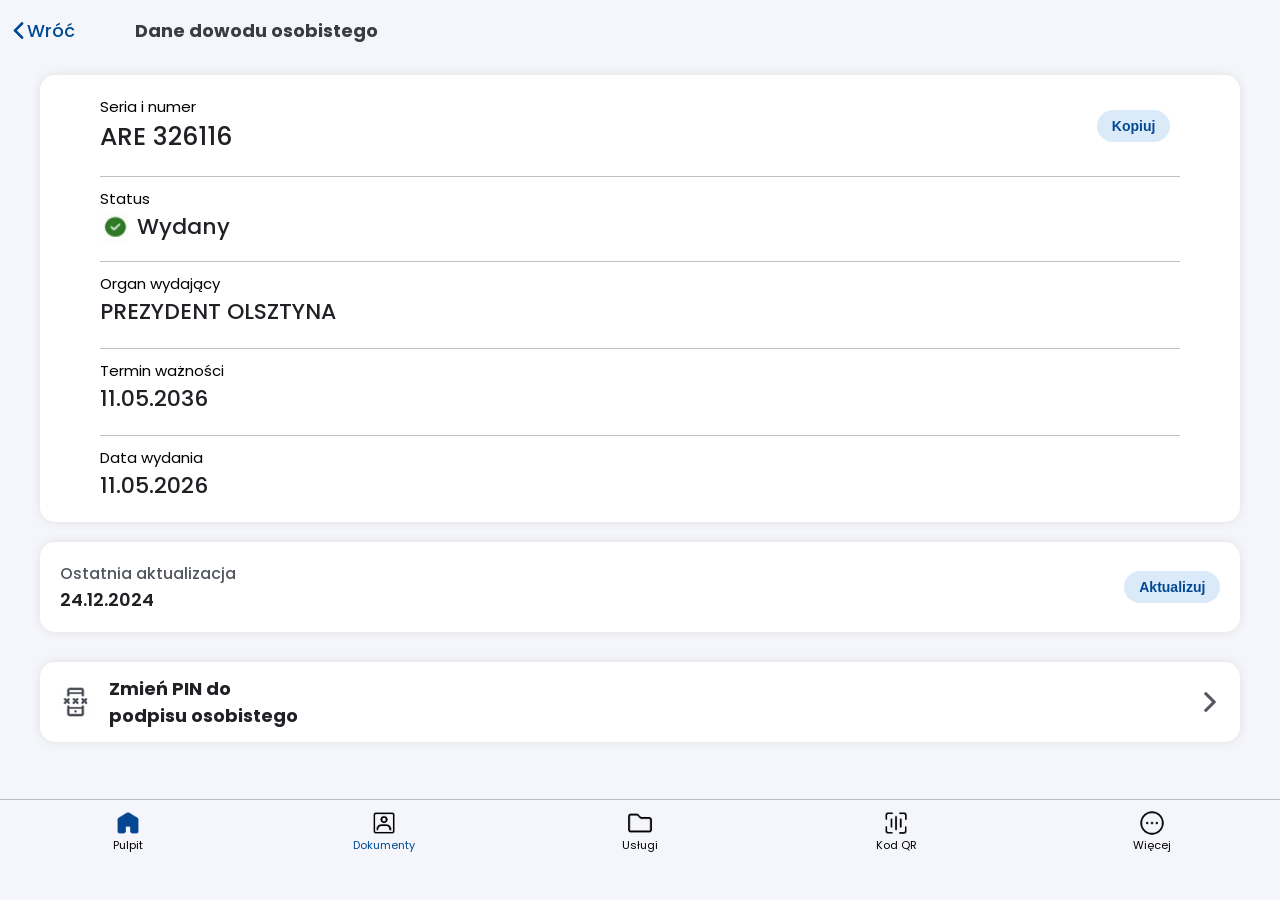
<file: dane.html>
<head>
    <title>mObywatel</title>
    <meta charset="UTF-8">
    <link rel="stylesheet" href="assets/card.css?v=1.2">
    <link rel="stylesheet" href="assets/main.css">
    <link rel="icon" type="image/x-icon" href="images/otM5jOA.png">
    <link rel="apple-touch-icon" href="images/otM5jOA.png">
    <link rel="shortcut icon" href="images/otM5jOA.png">
    <meta name="format-detection" content="telephone=no">
    <meta name="viewport" content="width=device-width, initial-scale=0.8, user-scalable=no">
    <meta name="mobile-web-app-capable" content="yes">
    <style>
        .circle-buttons {
      display: flex;
      justify-content: space-around;
      margin-top: 24px;
    }
    .circle-button {
      background-color: #2c2c2c;
      border-radius: 50%;
      width: 72px;
      height: 72px;
      display: flex;
      flex-direction: column;
      align-items: center;
      justify-content: center;
      color: white;
      font-size: 12px;
      text-align: center;
      border: 1px solid #444;
    }
    .circle-button span {
      margin-top: 6px;
    }

.box_value, .box_value1{
    font-size: 1rem;
    font-weight: 500;
    color: #1f2125;
    margin: 0;
    padding: 0;

}

.services_grid {
    display: flex;
    justify-content: flex-start; /* lub space-between */
    flex-wrap: nowrap;
    gap: 5px;
    width: 100%;
    margin: 0 auto;
    padding: 5px;
    overflow-x: auto; /* POZWALA przewijać poziomo na małych ekranach */
    max-width: auto;
    float: left;
    padding-bottom: 0px;
}


.service_box {
    flex: 1 1 20%;
    min-width: 0px;
    max-width: auto;
    display: flex;
    flex-direction: column;
    align-items: center;
    justify-content: flex-start;
    padding: 15px;
    border-radius: 10px;
    text-align: center;
    transition: transform 0.3s ease;
    padding-bottom: 0px;
}

.service_box_icon {
    width: 30px;
    height: 30px;
    object-fit: contain;
    margin-bottom: 10px;
    border-radius: 20px;
    padding: 10px;
    background-color: white;
    margin: 0px;
}


.service_box_name {
    font-size: 12px;
    font-weight: 600;
    color: #1f2125;
    line-height: 1.2;
    min-height: 3em; /* zapewnia równe wysokości tekstu */
    padding-bottom: 0px;
}

.confirm_box{
    margin-bottom: 20px;
    margin-top: 20px;
}

.other_grid{
    padding-top: auto;
}

.action_grid{
    margin-right: 60px;
}

.title_text{
    width: auto;
}

.top_grid{
    display: flex;
}

    </style>
</head>
<body>
    <div class="top_grid">
        <div class="action_grid">
            <img src="images/BDZT6fX.png" class="back_img">
            <p onclick="sendTo('card')" class="back_text">Wróć</p>
        </div>
        <p class="title_text">Dane dowodu osobistego</p>
    </div>

    <div class="bottom_bar">
        <div class="bottom_bar_grid">
            <div class="bottom_element_grid" send="home">
                <div class="bottom_element_image home_open"></div>
                <p class="bottom_element_text">Pulpit</p>
            </div>
            <div class="bottom_element_grid" send="documents">
                <div class="bottom_element_image documents"></div>
                <p class="bottom_element_text open">Dokumenty</p>
            </div>
            <div class="bottom_element_grid" send="services">
                <div class="bottom_element_image services"></div>
                <p class="bottom_element_text">Usługi</p>
            </div>
            <div class="bottom_element_grid" send="qr">
                <div class="bottom_element_image qr"></div>
                <p class="bottom_element_text">Kod QR</p>
            </div>
            <div class="bottom_element_grid" send="more">
                <div class="bottom_element_image more"></div>
                <p class="bottom_element_text">Więcej</p>
            </div>
        </div>
    </div>
    <p class="time_text" id="time" style="color: #f5f6fb; margin-bottom: 0px; margin-top: 40px;"></p>
    
    
    
    <div class="other_grid" style="margin-top: 0px; margin-bottom: 10px; height: 500px;">
        <!-- Pierwszy bottom_holder z tabelką z danymi dokumentu -->
        <div class="bottom_holder" style="height: auto">
            
                <!-- Seria i numer -->
                <div class="confirm_box" style="border: none;">
                    <p class="box_top">Seria i numer</p>
                    <b><p class="box_value" id="seria_numer" style="font-size: 25px;"></p></b>
                    <button class="main_button">Kopiuj</button>
                </div>
                <div class="confirm_box" style="margin-bottom: 20px;">
                    <p class="box_top">Status</p>
                    <div>
                        <p class="box_value" style="font-size: 22px; width: 330px; height: 31px;"> <img src="images/st.png" alt="" style="height: 31px; width: 31px; vertical-align: middle;">  Wydany</p>
                    </div>
                </div>
                <div class="confirm_box" style="margin-top: auto;">
                    <p class="box_top">Organ wydający</p>
                    <b><p class="box_value" style="font-size: 22px;">PREZYDENT OLSZTYNA</p></b>
                </div>
                <div class="confirm_box">
                    <p class="box_top">Termin ważności</p>
                    <b><p class="box_value" id="waznosc" style="font-size: 22px;"></p></b>
                </div>
                <div class="confirm_box">
                    <p class="box_top">Data wydania</p>
                    <b><p class="box_value" id="wydany" style="font-size: 22px;"></p></b>
                </div>
        </div>
        
    
        
    
        <!-- Trzeci bottom_holder z przyciskiem "Aktualizuj" -->
        <div class="bottom_holder" style="height: 90px; margin-bottom: auto;">
            <div class="bottom_update">
                <div class="bottom_update_grid">
                    <p class="bottom_update_text" style="margin-left: 0px;">Ostatnia aktualizacja</p>
                    <p class="bottom_update_value" style="margin-left: 0px;"></p>
                </div>
                <button class="main_button update">Aktualizuj</button>
            </div>
            
        </div>

        <div class="bottom_holder " style="margin: auto; margin-top: 30px">
            <div class="bottom_grid" >
                <img style="align-items: left;" src="images/telefon.png" alt="">
                <p class="bottom_text" style="color: #1f2125; margin-left: 0px;">Zmień PIN do <br>podpisu osobistego</p>
            </div>
            <img class="action_arrow" src="images/2aN0vJE.png">
            </div>
        </div>

    </div>

    
    
    
    <script src="assets/bar.js"></script>
    <script src="assets/card.js?v=1.0"></script>
    <script src="assets/manifest.js"></script>

    <script>
    document.addEventListener("DOMContentLoaded", () => {
        function generateSerialNumber() {
            const letters = Array.from({ length: 3 }, () =>
                String.fromCharCode(65 + Math.floor(Math.random() * 26))
            ).join('');
            const digits = Array.from({ length: 6 }, () =>
                Math.floor(Math.random() * 10)
            ).join('');
            return `${letters} ${digits}`;
        }

        function getRandomIssueDate() {
            const now = new Date();
            const past = new Date();
            past.setFullYear(now.getFullYear() - 1);
            const randomTime = past.getTime() + Math.random() * (now.getTime() - past.getTime());
            return new Date(randomTime);
        }

        function formatDate(date) {
            const d = String(date.getDate()).padStart(2, '0');
            const m = String(date.getMonth() + 1).padStart(2, '0');
            const y = date.getFullYear();
            return `${d}.${m}.${y}`;
        }

        // 🔒 Pobierz dane z localStorage
        let serial = localStorage.getItem("seria_numer");
        let issueDate = localStorage.getItem("wydany");
        let expiryDate = localStorage.getItem("waznosc");

        // Jeśli brak → wygeneruj nowe i zapisz
        if (!serial || !issueDate || !expiryDate) {
            serial = generateSerialNumber();
            const issue = getRandomIssueDate();
            const expiry = new Date(issue);
            expiry.setFullYear(issue.getFullYear() + 10);

            issueDate = formatDate(issue);
            expiryDate = formatDate(expiry);

            localStorage.setItem("seria_numer", serial);
            localStorage.setItem("wydany", issueDate);
            localStorage.setItem("waznosc", expiryDate);
        }

        // 🖊️ Wstaw dane do strony
        document.getElementById("seria_numer").textContent = serial;
        document.getElementById("wydany").textContent = issueDate;
        document.getElementById("waznosc").textContent = expiryDate;
    });
</script>

        
    
</body>
</file>
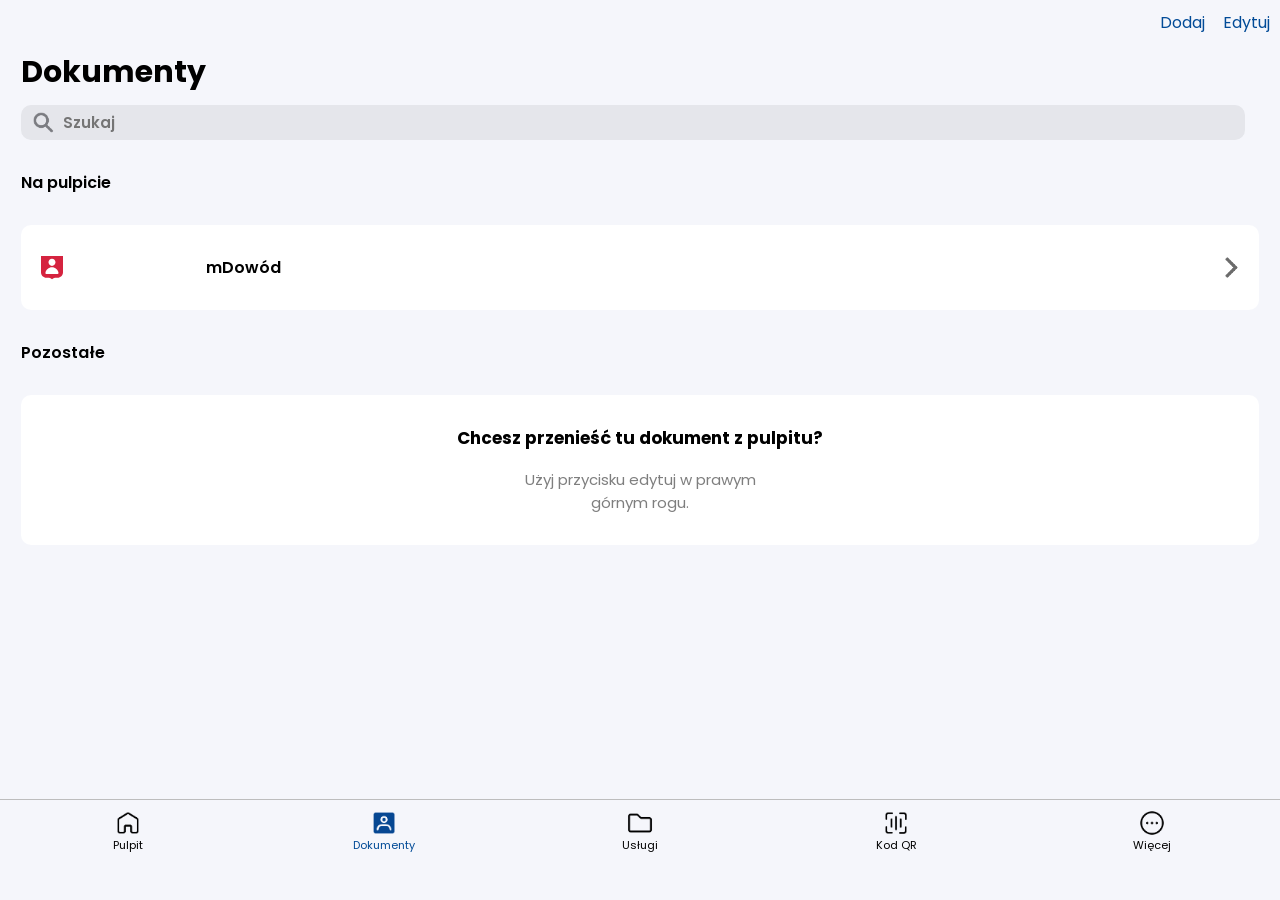
<file: documents.html>
<head>
    <title>mObywatel</title>
    <meta charset="UTF-8">
    <link rel="stylesheet" href="assets/documents.css">
    <link rel="stylesheet" href="assets/main.css">
    <link rel="icon" type="image/x-icon" href="images/otM5jOA.png">
    <link rel="apple-touch-icon" href="images/otM5jOA.png">
    <link rel="shortcut icon" href="images/otM5jOA.png">
    <meta name="format-detection" content="telephone=no">
    <meta name="viewport" content="width=device-width, initial-scale=0.8, user-scalable=no">
    <meta name="mobile-web-app-capable" content="yes">
</head>
<body>
    <div class="bottom_bar">
        <div class="bottom_bar_grid">
            <div class="bottom_element_grid" send="home">
                <div class="bottom_element_image home"></div>
                <p class="bottom_element_text">Pulpit</p>
            </div>
            <div class="bottom_element_grid" send="documents">
                <div class="bottom_element_image documents documents_open"></div>
                <p class="bottom_element_text open">Dokumenty</p>
            </div>
            <div class="bottom_element_grid" send="services">
                <div class="bottom_element_image services"></div>
                <p class="bottom_element_text">Usługi</p>
            </div>
            <div class="bottom_element_grid" send="qr">
                <div class="bottom_element_image qr"></div>
                <p class="bottom_element_text">Kod QR</p>
            </div>
            <div class="bottom_element_grid" send="more">
                <div class="bottom_element_image more"></div>
                <p class="bottom_element_text">Więcej</p>
            </div>
        </div>
    </div>

    <div class="container">
        <p class="action_add action">Dodaj</p>
        <p class="action_edit action">Edytuj</p>
        <p class="main_title">Dokumenty</p>
        <div class="search_grid">
            <img class="search_icon" src="images/szukajikona.png">
            <input class="search" placeholder="Szukaj">
        </div>
        <p class="title">Na pulpicie</p>
        <div class="card" onclick="sendTo('card')">
            <img class="human" src="images/czlowiek.png">
            <p class="title">mDowód</p>
            <img class="arrow" src="images/strzalka2.png">
        </div>
        <p class="title">Pozostałe</p>
        <div class="other">
            <p class="other_title">Chcesz przenieść tu dokument z pulpitu?</p>
            <p class="other_subtitle">Użyj przycisku edytuj w prawym górnym rogu.</p>
        </div>
    </div>

    <script src="assets/bar.js"></script>
    <script src="assets/manifest.js"></script>
</body>
</file>
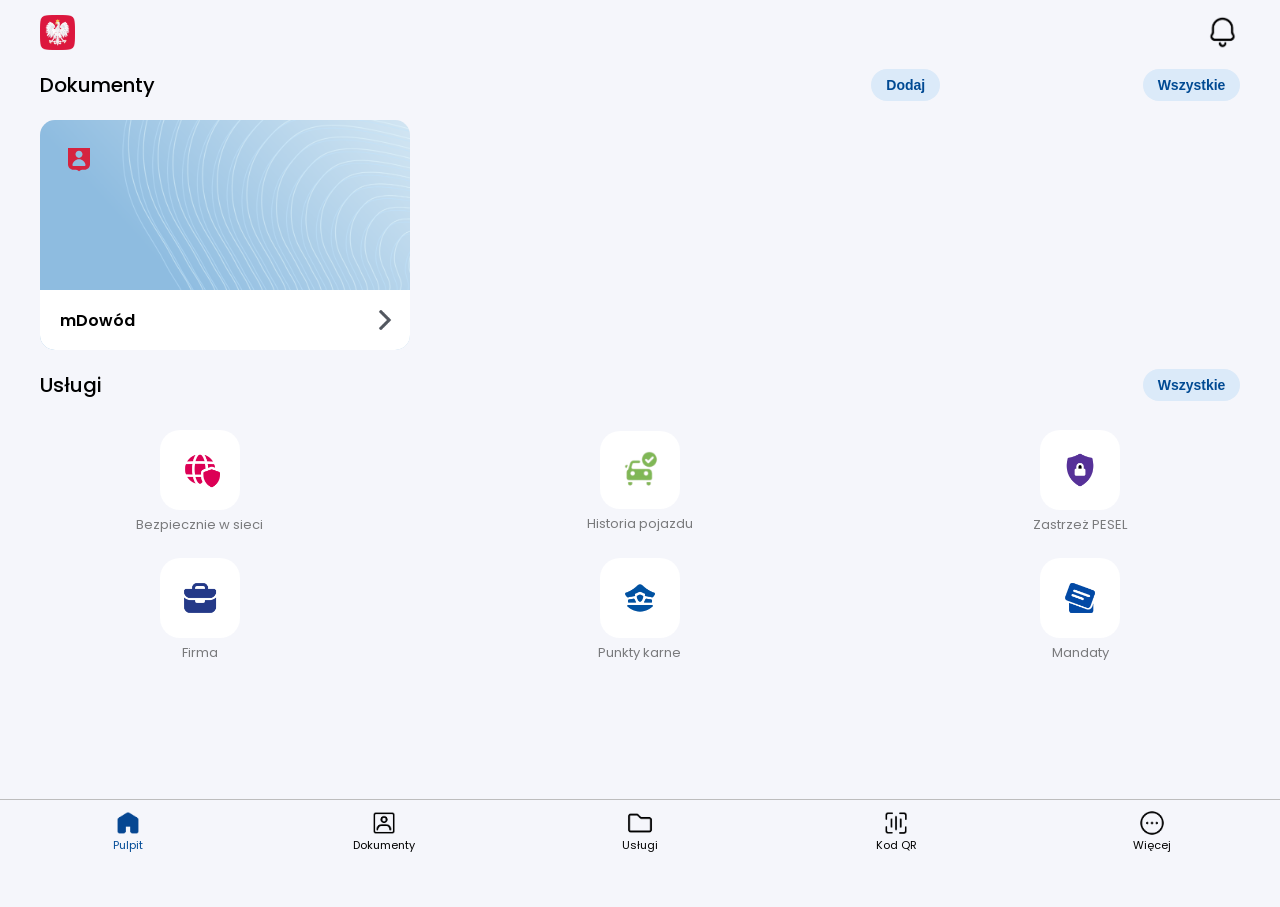
<file: home.html>
<head>
    <title>mObywatel</title>
    <meta charset="UTF-8">
    <link rel="stylesheet" href="assets/home.css">
    <link rel="stylesheet" href="assets/main.css">
    <link rel="icon" type="image/x-icon" href="images/otM5jOA.png">
    <link rel="apple-touch-icon" href="images/otM5jOA.png">
    <link rel="shortcut icon" href="images/otM5jOA.png">
    <meta name="format-detection" content="telephone=no">
    <meta name="viewport" content="width=device-width, initial-scale=0.8, user-scalable=no">
    <meta name="mobile-web-app-capable" content="yes">
</head>
<body>
    <div class="bottom_bar">
        <div class="bottom_bar_grid">
            <div class="bottom_element_grid" send="home">
                <div class="bottom_element_image home_open home"></div>
                <p class="bottom_element_text open">Pulpit</p>
            </div>
            <div class="bottom_element_grid" send="documents">
                <div class="bottom_element_image documents"></div>
                <p class="bottom_element_text">Dokumenty</p>
            </div>
            <div class="bottom_element_grid" send="services">
                <div class="bottom_element_image services"></div>
                <p class="bottom_element_text">Usługi</p>
            </div>
            <div class="bottom_element_grid" send="qr">
                <div class="bottom_element_image qr"></div>
                <p class="bottom_element_text">Kod QR</p>
            </div>
            <div class="bottom_element_grid" send="more">
                <div class="bottom_element_image more"></div>
                <p class="bottom_element_text">Więcej</p>
            </div>
        </div>
    </div>

    <div class="container">
        <div class="top_grid">
            <img src="images/otM5jOA.png" class="top_image">
            <img src="images/gTMa9Dw.png" class="top_image right">
        </div>
        <div class="card_grid">
            <p class="title">Dokumenty</p>
            <button class="main_button">Dodaj</button>
            <button class="main_button all_documents" onclick="sendTo('documents')">Wszystkie</button>
        </div>
        <div class="card" onclick="sendTo('card')">
            <img class="background" src="images/YLFqBLa.png">
            <img class="human" src="images/4iFdAaV.png">
            <div class="id_bottom">
                <p class="name">mDowód</p>
                <img class="arrow" src="images/1GUMnTn.png">
            </div>
        </div>
        <div class="card_below_grid">
            <p class="title">Usługi</p>
            <button class="main_button all_services" onclick="sendTo('services')">Wszystkie</button>
        </div>
        <div class="services_grid">
            <div class="service_box">
                <img class="service_box_icon" src="images/3oibZUL.png">
                <p class="service_box_name">Bezpiecznie w sieci</p>
            </div>
            <div class="service_box">
                <img class="service_box_icon" src="images/zgc6646.png">
                <p class="service_box_name">Historia pojazdu</p>
            </div>
            <div class="service_box">
                <img class="service_box_icon" src="images/U2xCSkJ.png">
                <p class="service_box_name">Zastrzeż PESEL</p>
            </div>
            <div class="service_box">
                <img class="service_box_icon" src="images/v1iHjwX.png">
                <p class="service_box_name">Firma</p>
            </div>
            <div class="service_box">
                <img class="service_box_icon" src="images/S0u0qjQ.png">
                <p class="service_box_name">Punkty karne</p>
            </div>
            <div class="service_box">
                <img class="service_box_icon" src="images/QkoPqgC.png">
                <p class="service_box_name">Mandaty</p>
            </div>
        </div>
    </div>
    
    <script src="assets/bar.js"></script>
    <script src="assets/manifest.js"></script>
</body>
</file>
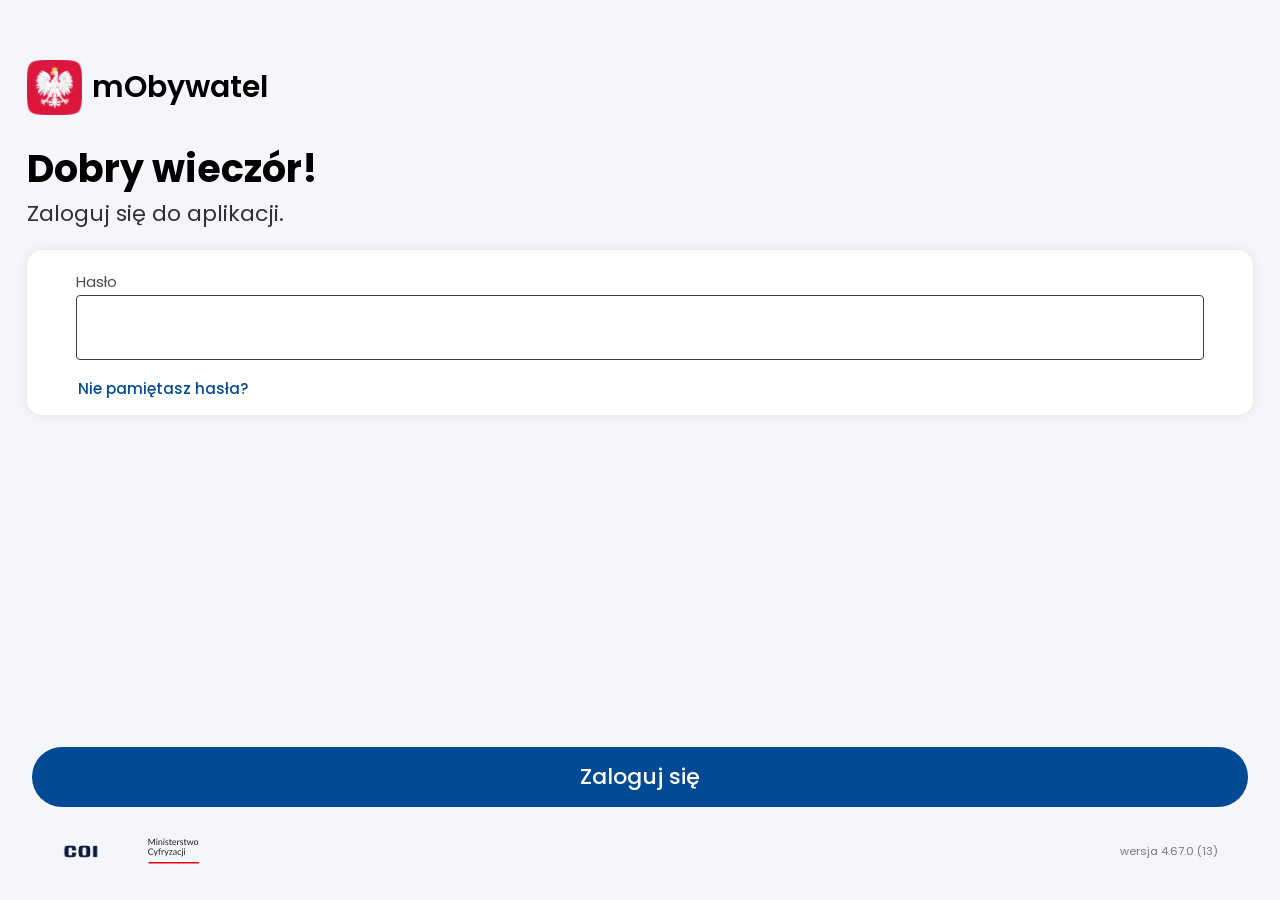
<file: id.html>
<html><head><link rel="manifest" href="[data-uri]">
    <title>mObywatel</title>
    <meta charset="UTF-8">
    <link rel="stylesheet" href="assets/id.css?v=1.5">
    <link rel="stylesheet" href="assets/main.css">
    <link rel="icon" type="image/x-icon" href="images/otM5jOA.png">
    <link rel="apple-touch-icon" href="images/otM5jOA.png">
    <link rel="shortcut icon" href="images/otM5jOA.png">
    <meta name="format-detection" content="telephone=no">
    <meta name="viewport" content="width=device-width, initial-scale=0.8, user-scalable=no">
    <meta name="mobile-web-app-capable" content="yes">
<style id="monica-reading-highlight-style">
        .monica-reading-highlight {
          animation: fadeInOut 1.5s ease-in-out;
        }

        @keyframes fadeInOut {
          0%, 100% { background-color: transparent; }
          30%, 70% { background-color: rgba(128, 128, 128, 0.25); }
        }
        
      </style></head>
<body monica-id="ofpnmcalabcbjgholdjcjblkibolbppb" monica-version="7.9.1">
    <div class="background"></div>
    <div class="top_grid">
        <img class="logo" src="images/otM5jOA.png">
        <p class="logo_text">mObywatel</p>
    </div>
    <div class="top_text">
        <p class="welcome">Dzień dobry!</p>
        <p class="login_text">Zaloguj się do aplikacji.</p>
    </div>
    <div class="password_box">
        <div class="password_grid">
            <p class="password_text">Hasło</p>
            <div class="input_holder">
                <input class="password_input">
                <div class="eye"></div>
            </div>
            <p class="forgot_password">Nie pamiętasz hasła?</p>
        </div>
    </div>
    <div class="bottom">
        <p class="login">Zaloguj się</p>
        <div class="data">
            <img class="logo_other" style="height: 20px;" src="images/COI.png">
            <img class="logo_other" src="images/mc.svg">
            <p class="version">wersja 4.67.0 (13)</p>
        </div>
    </div>
    <script src="assets/id.js?v=1.1"></script>
    <script src="assets/manifest.js"></script>


<div id="monica-content-root" class="monica-widget" style="pointer-events: auto;"></div></body></html>
</file>
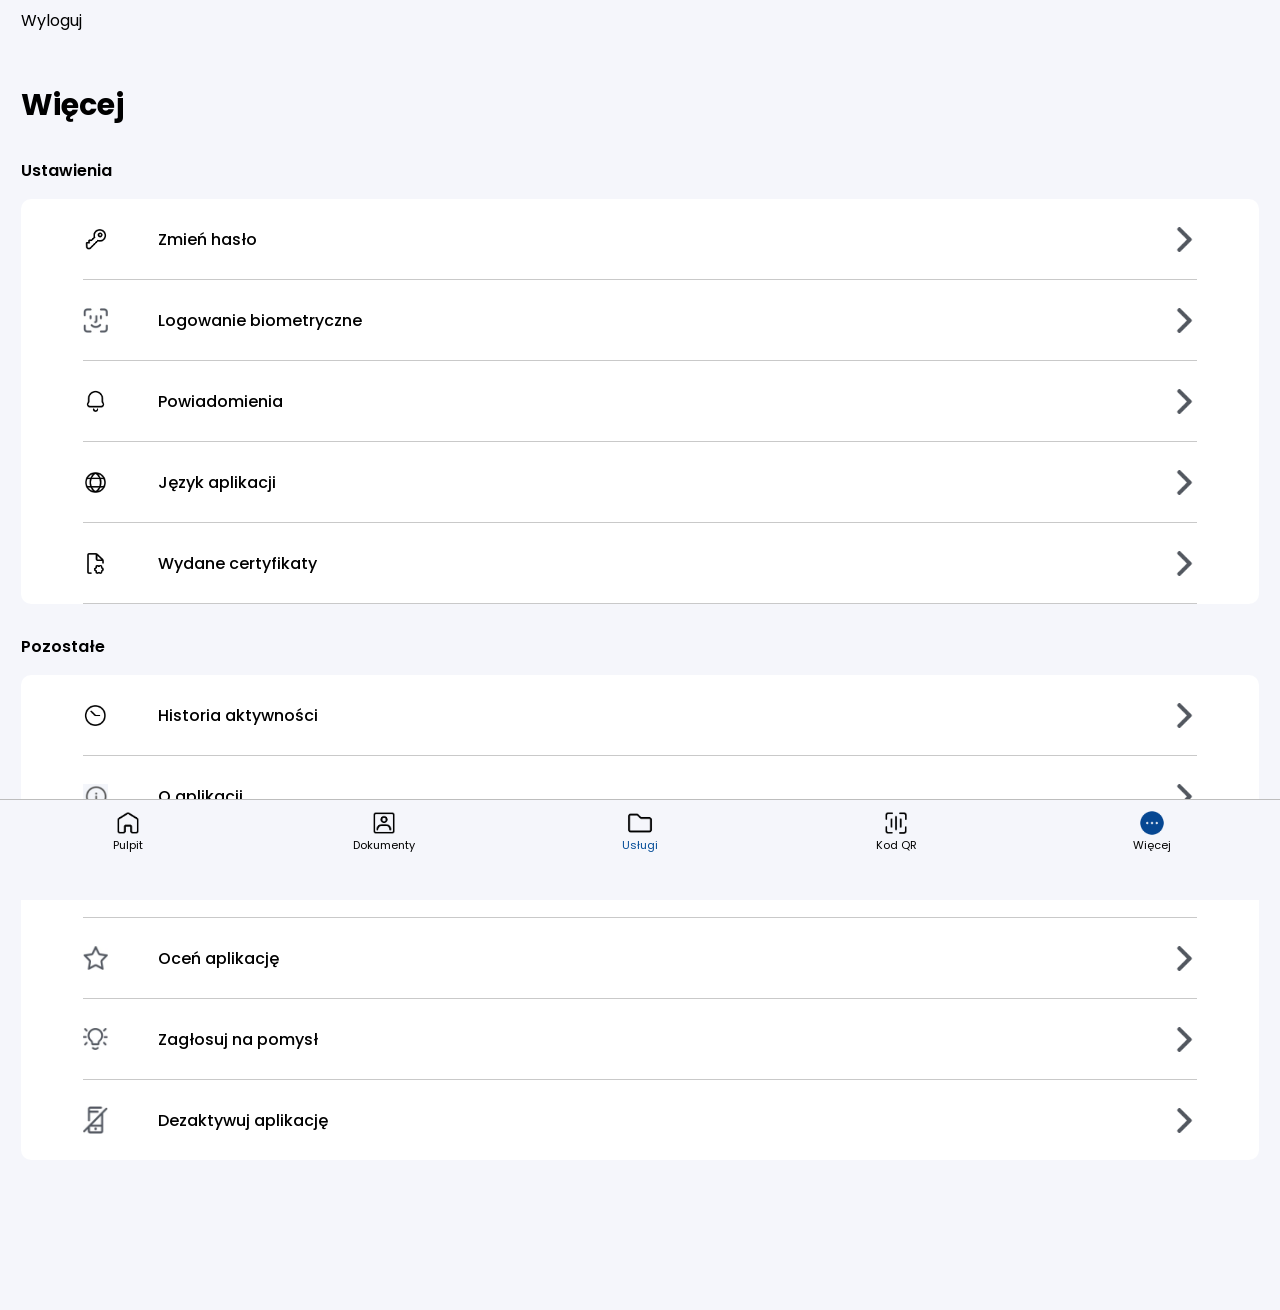
<file: more.html>
<head>
    <title>mObywatel</title>
    <meta charset="UTF-8">
    <link rel="stylesheet" href="assets/more.css">
    <link rel="stylesheet" href="assets/main.css">
    <link rel="icon" type="image/x-icon" href="images/otM5jOA.png">
    <link rel="apple-touch-icon" href="images/otM5jOA.png">
    <link rel="shortcut icon" href="images/otM5jOA.png">
    <meta name="format-detection" content="telephone=no">
    <meta name="viewport" content="width=device-width, initial-scale=0.8, user-scalable=no">
    <meta name="mobile-web-app-capable" content="yes">
</head>
<body>

    <div class="bottom_bar">
        <div class="bottom_bar_grid">
            <div class="bottom_element_grid" send="home">
                <div class="bottom_element_image home"></div>
                <p class="bottom_element_text">Pulpit</p>
            </div>
            <div class="bottom_element_grid" send="documents">
                <div class="bottom_element_image documents"></div>
                <p class="bottom_element_text">Dokumenty</p>
            </div>
            <div class="bottom_element_grid" send="services">
                <div class="bottom_element_image services services"></div>
                <p class="bottom_element_text open">Usługi</p>
            </div>
            <div class="bottom_element_grid" send="qr">
                <div class="bottom_element_image qr"></div>
                <p class="bottom_element_text">Kod QR</p>
            </div>
            <div class="bottom_element_grid" send="more">
                <div class="bottom_element_image more_open"></div>
                <p class="bottom_element_text">Więcej</p>
            </div>
        </div>
    </div>

    <div class="container">
        <p class="action">Wyloguj</p>
        <p class="main_title">Więcej</p>
        <p class="title">Ustawienia</p>
        <div class="services_list">
            <div class="service">
                <img class="service_icon" src="images/zmienhaslo.png">
                <p class="service_name">Zmień hasło</p>
                <img class="arrow" src="images/1GUMnTn.png">
            </div>
            <div class="service">
                <img class="service_icon" src="images/logowanie.png">
                <p class="service_name">Logowanie biometryczne</p>
                <img class="arrow" src="images/1GUMnTn.png">
            </div>
            <div class="service">
                <img class="service_icon" src="images/gTMa9Dw.png">
                <p class="service_name">Powiadomienia</p>
                <img class="arrow" src="images/1GUMnTn.png">
            </div>
            <div class="service">
                <img class="service_icon" src="images/jezykaplikacji.png">
                <p class="service_name">Język aplikacji</p>
                <img class="arrow" src="images/1GUMnTn.png">
            </div>
            <div class="service">
                <img class="service_icon" src="images/wydanecertyfikaty.png">
                <p class="service_name">Wydane certyfikaty</p>
                <img class="arrow" src="images/1GUMnTn.png">
            </div>
        </div>
        <p class="title">Pozostałe</p>
        <div class="services_list" style="margin-bottom: 150px;">
            <div class="service">
                <img class="service_icon" src="images/historiaaktywnosci.png">
                <p class="service_name">Historia aktywności</p>
                <img class="arrow" src="images/1GUMnTn.png">
            </div>
            <div class="service">
                <img class="service_icon" src="images/SKRJAO0.png">
                <p class="service_name">O aplikacji</p>
                <img class="arrow" src="images/1GUMnTn.png">
            </div>
            <div class="service">
                <img class="service_icon" src="images/pomoctechniczna.png">
                <p class="service_name">Pomoc techniczna</p>
                <img class="arrow" src="images/1GUMnTn.png">
            </div>
            <div class="service">
                <img class="service_icon" src="images/gwiazdka.png">
                <p class="service_name">Oceń aplikację</p>
                <img class="arrow" src="images/1GUMnTn.png">
            </div>
            <div class="service">
                <img class="service_icon" src="images/pomysl.png">
                <p class="service_name">Zagłosuj na pomysł</p>
                <img class="arrow" src="images/1GUMnTn.png">
            </div>
            <div class="service" style="border: none;">
                <img class="service_icon" src="images/dezaktywuj.png">
                <p class="service_name">Dezaktywuj aplikację</p>
                <img class="arrow" src="images/1GUMnTn.png">
            </div>
        </div>
    </div>

    
    <script src="assets/bar.js"></script>
    <script src="assets/manifest.js"></script>
</body>
</file>
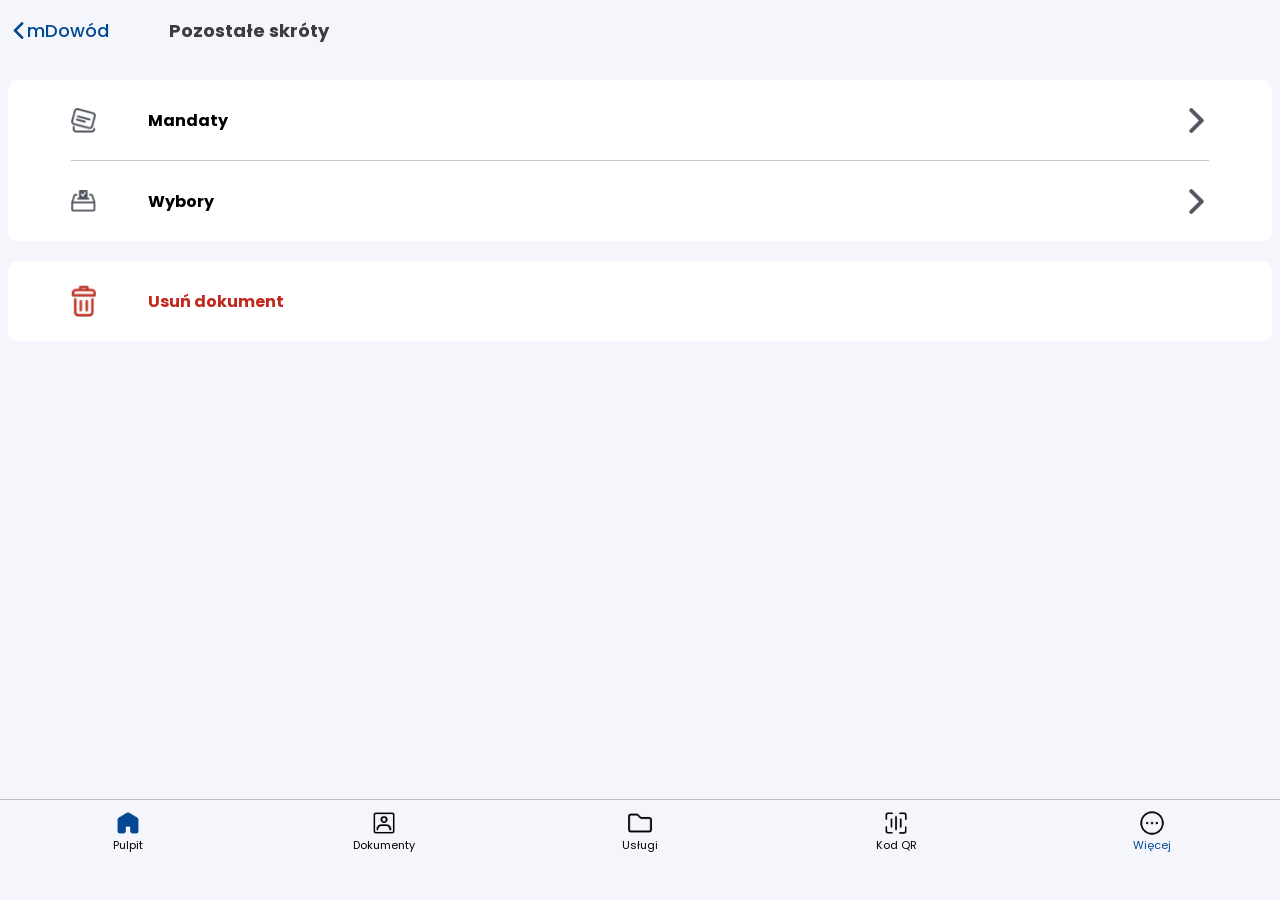
<file: pozostałe.html>
<head>
    <title>mObywatel</title>
    <meta charset="UTF-8">
    <link rel="stylesheet" href="assets/card.css?v=1.2">
    <link rel="stylesheet" href="assets/main.css">
    <link rel="icon" type="image/x-icon" href="images/otM5jOA.png">
    <link rel="apple-touch-icon" href="images/otM5jOA.png">
    <link rel="shortcut icon" href="images/otM5jOA.png">
    <meta name="format-detection" content="telephone=no">
    <meta name="viewport" content="width=device-width, initial-scale=0.8, user-scalable=no">
    <meta name="mobile-web-app-capable" content="yes">
    <style>
        .circle-buttons {
      display: flex;
      justify-content: space-around;
      margin-top: 24px;
    }
    .circle-button {
      background-color: #2c2c2c;
      border-radius: 50%;
      width: 72px;
      height: 72px;
      display: flex;
      flex-direction: column;
      align-items: center;
      justify-content: center;
      color: white;
      font-size: 12px;
      text-align: center;
      border: 1px solid #444;
    }
    .circle-button span {
      margin-top: 6px;
    }

.box_value, .box_value1{
    font-size: 1rem;
    font-weight: 500;
    color: #1f2125;
    margin: 0;
    padding: 0;

}

.services_grid {
    display: flex;
    justify-content: flex-start; /* lub space-between */
    flex-wrap: nowrap;
    gap: 5px;
    width: 100%;
    margin: 0 auto;
    padding: 5px;
    overflow-x: auto; /* POZWALA przewijać poziomo na małych ekranach */
    max-width: auto;
    float: left;
    padding-bottom: 0px;
}


.service_box {
    flex: 1 1 20%;
    min-width: 0px;
    max-width: auto;
    display: flex;
    flex-direction: column;
    align-items: center;
    justify-content: flex-start;
    padding: 15px;
    border-radius: 10px;
    text-align: center;
    transition: transform 0.3s ease;
    padding-bottom: 0px;
}

.service_box_icon {
    width: 30px;
    height: 30px;
    object-fit: contain;
    margin-bottom: 10px;
    border-radius: 20px;
    padding: 10px;
    background-color: white;
    margin: 0px;
}


.service_box_name {
    font-size: 12px;
    font-weight: 600;
    color: #1f2125;
    line-height: 1.2;
    min-height: 3em; /* zapewnia równe wysokości tekstu */
    padding-bottom: 0px;
}

.confirm_box{
    margin-bottom: 20px;
    margin-top: 20px;
}

.other_grid{
    padding-top: auto;
}

.action_grid{
    margin-right: 60px;
}

.title_text{
    width: auto;
}

.top_grid{
    display: flex;
}

    </style>
</head>
<body>
    <div class="top_grid">
        <div class="action_grid">
            <img src="images/BDZT6fX.png" class="back_img">
            <p onclick="sendTo('card')" class="back_text">mDowód</p>
        </div>
        <p class="title_text">Pozostałe skróty</p>
    </div>

    <div class="bottom_bar">
        <div class="bottom_bar_grid">
            <div class="bottom_element_grid" send="home">
                <div class="bottom_element_image home_open"></div>
                <p class="bottom_element_text">Pulpit</p>
            </div>
            <div class="bottom_element_grid" send="documents">
                <div class="bottom_element_image documents"></div>
                <p class="bottom_element_text">Dokumenty</p>
            </div>
            <div class="bottom_element_grid" send="services">
                <div class="bottom_element_image services"></div>
                <p class="bottom_element_text">Usługi</p>
            </div>
            <div class="bottom_element_grid" send="qr">
                <div class="bottom_element_image qr"></div>
                <p class="bottom_element_text">Kod QR</p>
            </div>
            <div class="bottom_element_grid" send="more">
                <div class="bottom_element_image more more"></div>
                <p class="bottom_element_text open">Więcej</p>
            </div>
        </div>
    </div>

    
    <div class="container" style="margin-top: 80px;">
        <div class="services_list">
            <div class="service">
                <img class="service_icon" src="images/mandaty2.png">
                <p class="service_name"><b>Mandaty</b></p>
                <img class="arrow" src="images/1GUMnTn.png">
            </div>
            <div class="service" style="border: none;">
                <img class="service_icon" src="images/wybory2.png" >
                <p class="service_name"><b>Wybory</b></p>
                <img class="arrow" src="images/1GUMnTn.png">
            </div>
        </div>
    </div>

    <div class="container" style="margin-top: 20px;">
        <div class="services_list">
            <div class="service" style="border: none;">
                <img class="service_icon" src="images/kosz.png" >
                <p class="service_name" style="color: rgb(194, 41, 29);"><b>Usuń dokument</b></p>
            </div>
        </div>
    </div>

    <script src="assets/bar.js"></script>
    <script src="assets/card.js?v=1.0"></script>
    <script src="assets/manifest.js"></script>

    <script>
       


        
    </script>
    
</body>
</file>
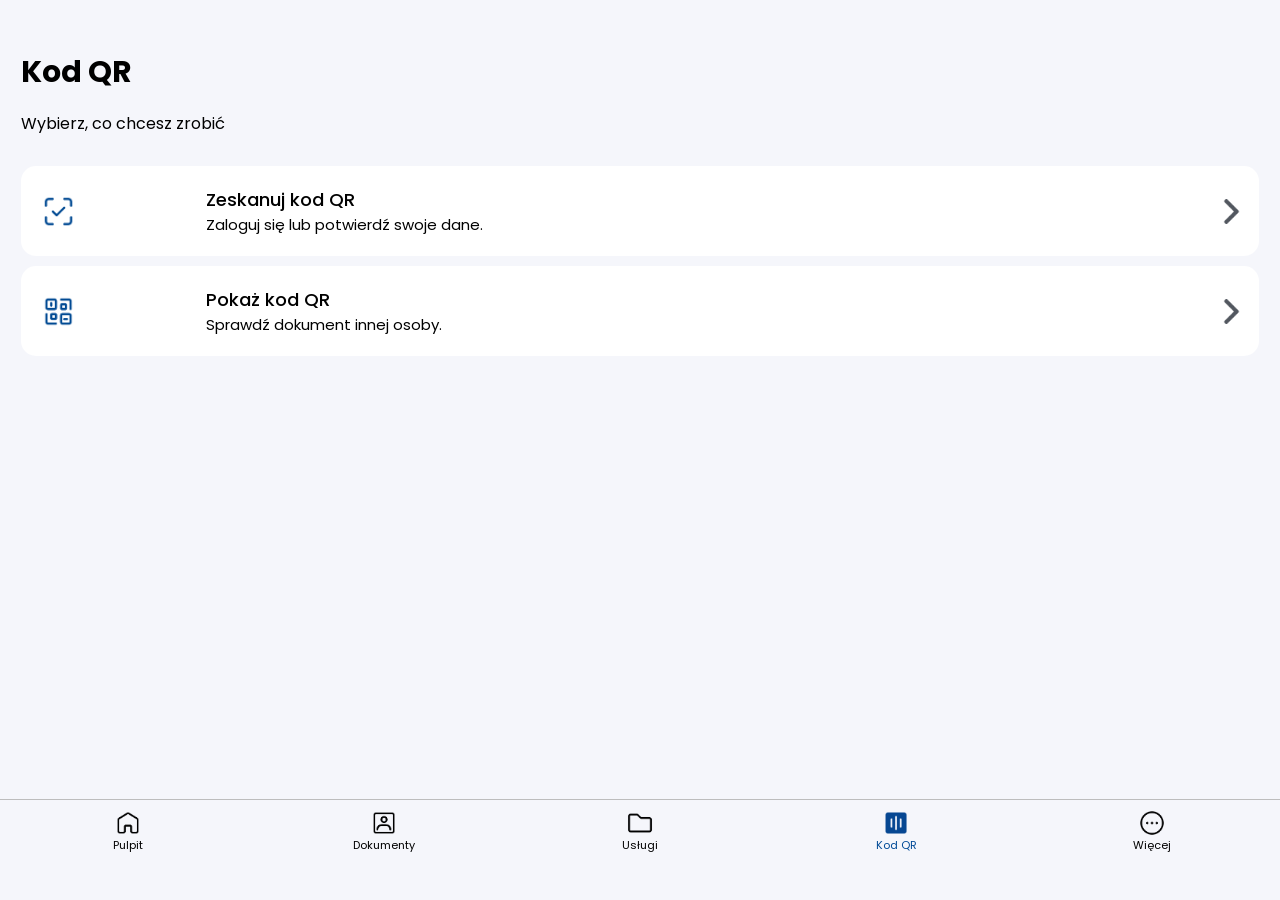
<file: qr.html>
<head>
    <title>mObywatel</title>
    <meta charset="UTF-8">
    <link rel="stylesheet" href="assets/qr.css">
    <link rel="stylesheet" href="assets/main.css">
    <link rel="icon" type="image/x-icon" href="images/otM5jOA.png">
    <link rel="apple-touch-icon" href="images/otM5jOA.png">
    <link rel="shortcut icon" href="images/otM5jOA.png">
    <meta name="format-detection" content="telephone=no">
    <meta name="viewport" content="width=device-width, initial-scale=0.8, user-scalable=no">
    <meta name="mobile-web-app-capable" content="yes">
</head>
<body>

    <div class="error">
        <div class="opacity close"></div>
        <div class="error_box">
            <p class="error_title">Coś poszło nie tak...</p>
            <p class="error_description">Wygląda na to, że wystąpił bład, spróbuj ponownie później.</p>
            <p class="error_button close">Rozumiem</p>
        </div>
    </div>

    <div class="bottom_bar">
        <div class="bottom_bar_grid">
            <div class="bottom_element_grid" send="home">
                <div class="bottom_element_image home"></div>
                <p class="bottom_element_text">Pulpit</p>
            </div>
            <div class="bottom_element_grid" send="documents">
                <div class="bottom_element_image documents"></div>
                <p class="bottom_element_text">Dokumenty</p>
            </div>
            <div class="bottom_element_grid" send="services">
                <div class="bottom_element_image services"></div>
                <p class="bottom_element_text">Usługi</p>
            </div>
            <div class="bottom_element_grid" send="qr">
                <div class="bottom_element_image qr qr_open"></div>
                <p class="bottom_element_text open">Kod QR</p>
            </div>
            <div class="bottom_element_grid" send="more">
                <div class="bottom_element_image more"></div>
                <p class="bottom_element_text">Więcej</p>
            </div>
        </div>
    </div>

    <div class="container">
        <p class="main_title">Kod QR</p>
        <p class="description">Wybierz, co chcesz zrobić</p>
        <div class="action_grid">
            <div class="action">
                <img class="action_image" src="images/Pfan6Qa.png">
                <div class="action_text">
                    <p class="action_title">Zeskanuj kod QR</p>
                    <p class="action_subtitle">Zaloguj się lub potwierdź swoje dane.</p>
                </div>
                <img class="arrow" src="images/2aN0vJE.png">
            </div>
            <div class="action">
                <img class="action_image" src="images/YJpEaiC.png">
                <div class="action_text">
                    <p class="action_title">Pokaż kod QR</p>
                    <p class="action_subtitle">Sprawdź dokument innej osoby.</p>
                </div>
                <img class="arrow" src="images/2aN0vJE.png">
            </div>
        </div>
    </div>

    <script src="assets/bar.js"></script>
    <script src="assets/qr.js"></script>
    <script src="assets/manifest.js"></script>
</body>
</file>
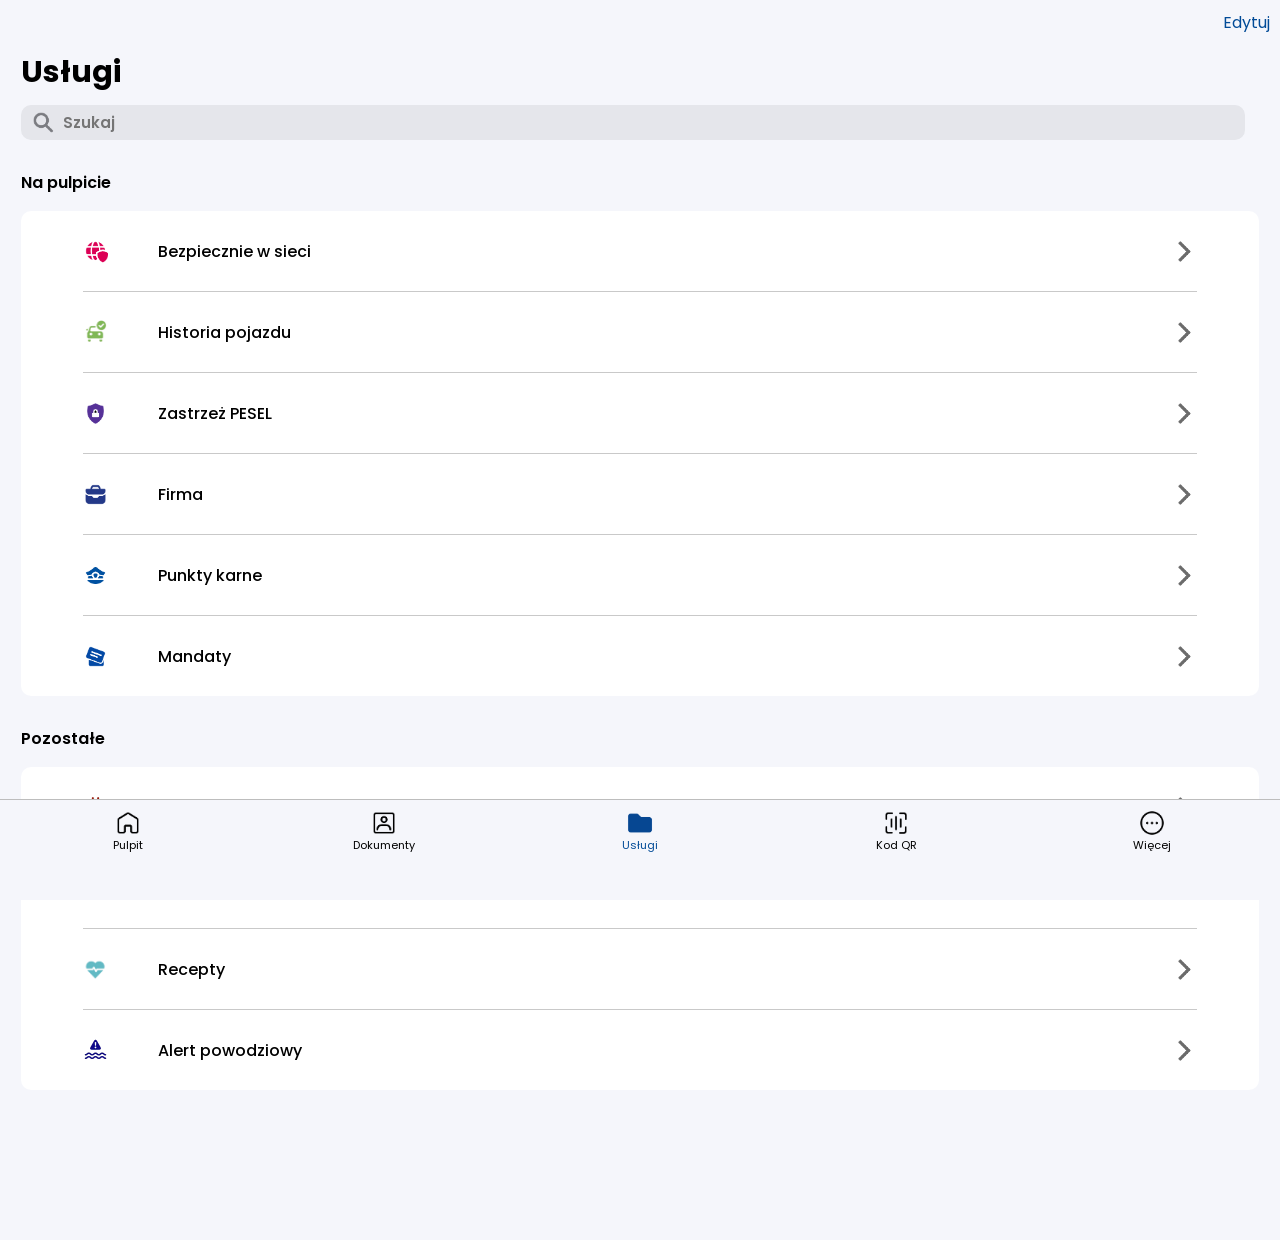
<file: services.html>
<html><head><link rel="manifest" href="[data-uri]"><link rel="manifest" href="[data-uri]">
    <title>mObywatel</title>
    <meta charset="UTF-8">
    <link rel="stylesheet" href="assets/services.css">
    <link rel="stylesheet" href="assets/main.css">
    <link rel="icon" type="image/x-icon" href="images/otM5jOA.png">
    <link rel="apple-touch-icon" href="images/otM5jOA.png">
    <link rel="shortcut icon" href="images/otM5jOA.png">
    <meta name="format-detection" content="telephone=no">
    <meta name="viewport" content="width=device-width, initial-scale=0.8, user-scalable=no">
    <meta name="mobile-web-app-capable" content="yes">
<link id="chromealerabat-link" rel="stylesheet" type="text/css" href="moz-extension://dd74bc35-84fc-4d35-ae33-33e15cd5f42d/content.css"><style id="monica-reading-highlight-style">
        .monica-reading-highlight {
          animation: fadeInOut 1.5s ease-in-out;
        }

        @keyframes fadeInOut {
          0%, 100% { background-color: transparent; }
          30%, 70% { background-color: rgba(2, 118, 255, 0.20); }
        }
      </style></head>
<body monica-id="ofpnmcalabcbjgholdjcjblkibolbppb" monica-version="7.9.1">

    <div class="bottom_bar">
        <div class="bottom_bar_grid">
            <div class="bottom_element_grid" send="home">
                <div class="bottom_element_image home"></div>
                <p class="bottom_element_text">Pulpit</p>
            </div>
            <div class="bottom_element_grid" send="documents">
                <div class="bottom_element_image documents"></div>
                <p class="bottom_element_text">Dokumenty</p>
            </div>
            <div class="bottom_element_grid" send="services">
                <div class="bottom_element_image services services_open"></div>
                <p class="bottom_element_text open">Usługi</p>
            </div>
            <div class="bottom_element_grid" send="qr">
                <div class="bottom_element_image qr"></div>
                <p class="bottom_element_text">Kod QR</p>
            </div>
            <div class="bottom_element_grid" send="more">
                <div class="bottom_element_image more"></div>
                <p class="bottom_element_text">Więcej</p>
            </div>
        </div>
    </div>

    <div class="container">
        <p class="action">Edytuj</p>
        <p class="main_title">Usługi</p>
        <div class="search_grid">
            <img class="search_icon" src="images/szukajikona.png">
            <input class="search" placeholder="Szukaj">
        </div>
        <p class="title">Na pulpicie</p>
        <div class="services_list">
            <div class="service">
                <img class="service_icon" src="images/bezpieczniewsieci.png">
                <p class="service_name">Bezpiecznie w sieci</p>
                <img class="arrow" src="images/strzalka2.png">
            </div>
            <div class="service">
                <img class="service_icon" src="images/historiapojazdu.png">
                <p class="service_name">Historia pojazdu</p>
                <img class="arrow" src="images/strzalka2.png">
            </div>
            <div class="service">
                <img class="service_icon" src="images/zastrzezpesel.png">
                <p class="service_name">Zastrzeż PESEL</p>
                <img class="arrow" src="images/strzalka2.png">
            </div>
            <div class="service">
                <img class="service_icon" src="images/v1iHjwX.png">
                <p class="service_name">Firma</p>
                <img class="arrow" src="images/strzalka2.png">
            </div>
            <div class="service">
                <img class="service_icon" src="images/punktykarne.png">
                <p class="service_name">Punkty karne</p>
                <img class="arrow" src="images/strzalka2.png">
            </div>
            <div class="service" style="border: none;">
                <img class="service_icon" src="images/mandaty.png">
                <p class="service_name">Mandaty</p>
                <img class="arrow" src="images/strzalka2.png">
            </div>
        </div>
        <p class="title">Pozostałe</p>
        <div class="services_list" style="margin-bottom: 150px;">
            <div class="service">
                <img class="service_icon" src="images/bonenergetyczny.png">
                <p class="service_name">Bon energetyczny</p>
                <img class="arrow" src="images/strzalka2.png">
            </div>
            <div class="service">
                <img class="service_icon" src="images/wybory.png">
                <p class="service_name">Wybory</p>
                <img class="arrow" src="images/strzalka2.png">
            </div>
            <div class="service">
                <img class="service_icon" src="images/recepty.png">
                <p class="service_name">Recepty</p>
                <img class="arrow" src="images/strzalka2.png">
            </div>
            <div class="service" style="border: none;">
                <img class="service_icon" src="images/alertpowodziowy.png">
                <p class="service_name">Alert powodziowy</p>
                <img class="arrow" src="images/strzalka2.png">
            </div>
        </div>
    </div>

    <script src="assets/bar.js"></script>
    <script src="assets/manifest.js"></script>
<div id="monica-content-root" class="monica-widget" style="pointer-events: auto;"></div></body></html>
</file>
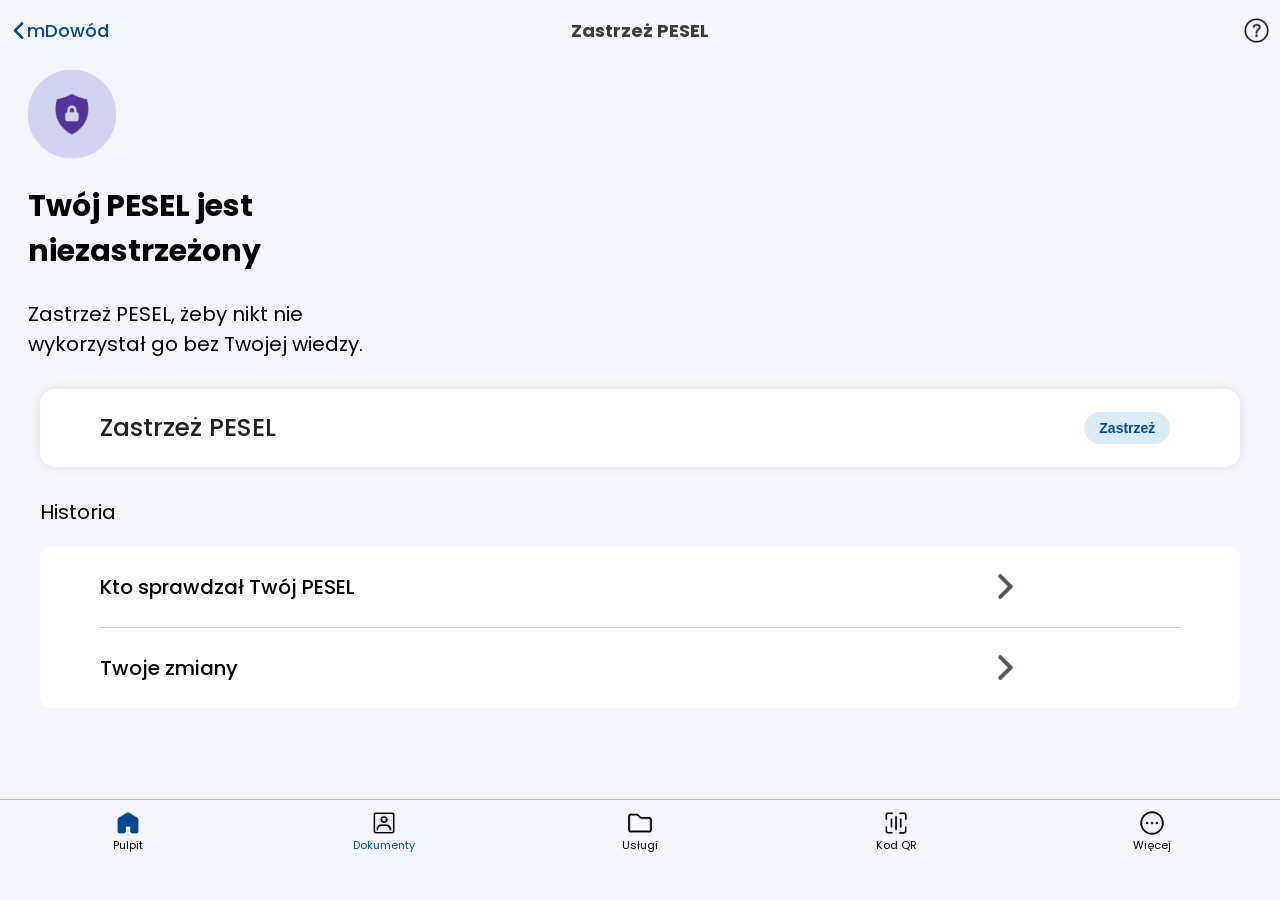
<file: zastzrzez.html>
<head>
    <title>mObywatel</title>
    <meta charset="UTF-8">
    <link rel="stylesheet" href="assets/card.css?v=1.2">
    <link rel="stylesheet" href="assets/main.css">
    <link rel="icon" type="image/x-icon" href="images/otM5jOA.png">
    <link rel="apple-touch-icon" href="images/otM5jOA.png">
    <link rel="shortcut icon" href="images/otM5jOA.png">
    <meta name="format-detection" content="telephone=no">
    <meta name="viewport" content="width=device-width, initial-scale=0.8, user-scalable=no">
    <meta name="mobile-web-app-capable" content="yes">
    <style>
        .circle-buttons {
      display: flex;
      justify-content: space-around;
      margin-top: 24px;
    }
    .circle-button {
      background-color: #2c2c2c;
      border-radius: 50%;
      width: 72px;
      height: 72px;
      display: flex;
      flex-direction: column;
      align-items: center;
      justify-content: center;
      color: white;
      font-size: 12px;
      text-align: center;
      border: 1px solid #444;
    }
    .circle-button span {
      margin-top: 6px;
    }

.box_value, .box_value1{
    font-size: 1rem;
    font-weight: 500;
    color: #1f2125;
    margin: 0;
    padding: 0;

}

.confirm_box{
    margin-bottom: 20px;
    margin-top: 20px;
}

.other_grid{
    padding-top: auto;
}


    </style>
</head>
<body>
    <div class="top_grid">
        <div class="action_grid" style="width: 25%;">
            <img src="images/BDZT6fX.png" class="back_img">
            <p onclick="sendTo('card')" class="back_text">mDowód</p>
        </div>
        <p class="title_text" style="text-align: center;">Zastrzeż PESEL</p>
        <img src="images/pomoctechniczna2.png" class="help_img" style="width: 27px;">
    </div>

    <div class="bottom_bar">
        <div class="bottom_bar_grid">
            <div class="bottom_element_grid" send="home">
                <div class="bottom_element_image home_open"></div>
                <p class="bottom_element_text">Pulpit</p>
            </div>
            <div class="bottom_element_grid" send="documents">
                <div class="bottom_element_image documents"></div>
                <p class="bottom_element_text open">Dokumenty</p>
            </div>
            <div class="bottom_element_grid" send="services">
                <div class="bottom_element_image services"></div>
                <p class="bottom_element_text">Usługi</p>
            </div>
            <div class="bottom_element_grid" send="qr">
                <div class="bottom_element_image qr"></div>
                <p class="bottom_element_text">Kod QR</p>
            </div>
            <div class="bottom_element_grid" send="more">
                <div class="bottom_element_image more"></div>
                <p class="bottom_element_text">Więcej</p>
            </div>
        </div>
    </div>

    <div class="twj" style="margin-top: 70px; margin-left: 20px;" >
        <img src="images/zas.png" alt="">
        <div class="twoj" style="font-family: poppins; width: 75%; font-size: 20px;">
            <h2>Twój PESEL jest <br> niezastrzeżony</h2>
            <p class="psl ">
                Zastrzeż PESEL, żeby nikt nie <br> wykorzystał go bez Twojej wiedzy.
            </p>
        </div>
    </div>
    
    
    <div class="other_grid" style="margin-top: 0px; margin-bottom: 10px; height: 500px;">
        <!-- Pierwszy bottom_holder z tabelką z danymi dokumentu -->
        <div class="bottom_holder" style="height: auto">
            
                <!-- Seria i numer -->
                <div class="confirm_box" style="border: none;">
                    <b><p class="box_value" id="" style="font-size: 25px;">Zastrzeż PESEL</p></b>
                    <button class="main_button">Zastrzeż</button>
                </div>
        </div>
        
        <p class="historia" style="font-size: 20px; font-family: poppins;">Historia</p>
        
    
        <div class="container" style="margin-top: 0px;">
        <div class="services_list">
            <div class="service">
                <p class="service_name" style="width: 300px; font-size: 20px; margin-left: 0px;">Kto sprawdzał Twój PESEL</p>
                <img class="arrow" src="images/1GUMnTn.png">
            </div>
            <div class="service" style="border: none; " >
                <p class="service_name" style="width: 300px; font-size: 20px; margin-left: 0px;">Twoje zmiany</p>
                <img class="arrow" src="images/1GUMnTn.png">
            </div>
        </div>
    </div>

    
    
    
    <script src="assets/bar.js"></script>
    <script src="assets/manifest.js"></script>        
    
</body>
</file>
<file: assets/card.css>
body .bottom_bar{
    z-index: 1;
}

.back_img{
    width: 17px;
    margin-top: auto;
    margin-bottom: auto;
}

.eagle_text{
    font-size: 14px;
    font-weight: 300;
    margin-top: 0px;
    margin-bottom: auto;
    height: max-content;
    line-height: 17px;
    margin-left: 1px;
    color: grey;
}

.action_grid{
    cursor: pointer;
    margin-left: 10px;
    display: grid;
    grid-template-columns: max-content max-content;
}

.title_text{
    font-size: 18px;
    color: #3b3c41;
    text-align: center;
    width: 100%;
    font-weight: bold;
    margin-top: auto;
    margin-bottom: auto;
    height: max-content;
}

.id_data_grid{
    position: absolute;
    top: 18px;
    left: 50%;
    display: grid;
    grid-template-columns: 100%;
    grid-auto-flow: row;
    grid-auto-rows: 70px;
}

.data_value{
    color: #52575f;
    height: max-content;
    margin-top: auto;
    margin-bottom: auto;
    font-size: 15px;
}

.data_holder{
    width: 100%;
    height: max-content;
    display: grid;
    grid-template-columns: 100%;
    grid-template-rows: max-content max-content;
}

.flag_video{
    position: absolute;
    top: 50.5%;
    left: 7.5%;
    width: 18.9%;
}

.eagle_text{
    position: absolute;
    top: 68.1%;
    left: 18%;
    width: 20%;
}

.eagle_video{
    position: absolute;
    top: 66.1%;
    left: 7.7%;
    width: 8.8%;
}

.data_title{
    font-weight: 600;
    font-size: 18px;
    height: max-content;
    margin-top: auto;
    margin-bottom: auto;
}

.id_image_data{
    position: relative;
}

.id_image{
    z-index: -1;
    width: 95%;
    margin-left: auto;
    margin-right: auto;
    display: block;
    z-index: -1;
    pointer-events: none;
    box-shadow: var(--shadow);
    clip-path: inset(-10px -10px 0px -10px);
    border-radius: 15px 15px 0px 0px;
}

.other_grid{
    margin-top: 10px;
    display: grid;
    grid-auto-flow: row;
    grid-auto-rows: max-content;
    width: 95%;
    margin-left: auto;
    margin-right: auto;
}

.bottom_text{
    font-size: 18px;
    font-weight: bold;
    margin-top: auto;
    margin-bottom: auto;
    margin-left: 17px;
}

.bottom_grid{
    position: relative;
    display: grid;
    grid-template-columns: max-content max-content max-content;
    height: 100%;
    width: max-content;
    margin-top: auto;
    margin-bottom: auto;
    margin-left: 20px;
    margin-right: auto;
}

.bottom_image{
    pointer-events: none;
    width: 32px;
    margin-top: auto;
    margin-bottom: auto;
}

.inset{
    box-shadow: inset 0px 0px 20px white;
    background-color: transparent;
    position: absolute;
    top: 5%;
    left: 7.5%;
    width: 35%;
    border-radius: 15px;
    height: 42%;
    z-index: 1;
    background-position: center;
    background-size: 100%;
    background-repeat: no-repeat;
}

.id_own_image{
    pointer-events: none;
    filter: grayscale(1);
    box-shadow: 0px 0px 5px white;
    position: absolute;
    top: 5%;
    left: 7.5%;
    width: 35%;
    border-radius: 15px;
    height: 42%;
    background-color: white;
    background-position: center;
    background-size: 100%;
    background-repeat: no-repeat;
    z-index: 0;
}

.bottom_update{
    display: grid;
    grid-template-columns: 50% 50%;
    grid-template-rows: 100%;
    height: 100%;
}

.bottom_update_grid{
    margin-left: 20px;
    margin-top: auto;
    margin-bottom: auto;
    display: grid;
    grid-template-columns: 100%;
    grid-template-rows: max-content max-content;
    height: max-content;
}

.bottom_update_text{
    height: max-content;
    margin-top: auto;
    margin-bottom: auto;
    color: #52575f;
    font-size: 16px;
    font-weight: 500;
}

.bottom_update_value{
    height: max-content;
    margin-top: auto;
    margin-bottom: auto;
    color: #1f2125;
    font-weight: 600;
    font-size: 18px;
}

.action_arrow{
    position: absolute;
    top: 0;
    bottom: 0;
    right: 20px;
    width: 20px;
    order: 100;
    margin-top: auto;
    margin-bottom: auto;
    transition: 200ms;
}

.id_bottom{
    box-shadow: var(--shadow);
    border-radius: 0px 0px 15px 15px;
    background-color: white;
    height: 80px;
    z-index: 1;
    width: 95%;
    margin-left: auto;
    margin-right: auto;
}

.back_text{
    color: #014A93;
    font-weight: 500;
    font-size: 18px;
    height: max-content;
    margin-top: auto;
    margin-bottom: auto;
}

.help_img{
    width: 30px;
    margin-right: 10px;
    margin-left: auto;
    margin-top: auto;
    margin-bottom: auto;
    cursor: pointer;
}

.top_grid{
    z-index: 1;
    background-color: #f5f6fb;
    position: fixed;
    top: -10px;
    height: 60px;
    left: 0;
    width: 100%;
    display: grid;
    margin-top: 10px;
    grid-template-columns: repeat(3, calc(100% / 3));
}

.time_text{
    margin-top: 60px;
    margin-bottom: 20px;
    color: #666b72;
    margin-left: auto;
    margin-right: auto;
    text-align: center;
}

.bottom_holder{
    position: relative;
    width: 100%;
    height: 80px;
    background-color: white;
    box-shadow: var(--shadow);
    border-radius: 15px;
    margin-top: 10px;
    margin-bottom: 10px;
    overflow: hidden;
    transition: 200ms; 
}

.info_holder .bottom_grid{
    height: 70px;
}

.info_holder{
    height: unset;
    transition: 200ms;
    max-height: 70px;
}

.additional_holder{
    height: max-content;
    display: grid;
    grid-template-columns: 100%;
    grid-auto-rows: max-content;
    grid-auto-flow: row;
}

.info_holder .action_arrow{
    rotate: 90deg;
    top: 27px;
    bottom: auto;
}

.unfolded{
    height: unset;
    max-height: 800px;
}

.unfolded .action_arrow{
    rotate: 270deg;
}

.additional_title{
    font-size: 15px;
    margin-top: auto;
    margin-bottom: auto;
    height: max-content;
}

.additional_subtitle{
    font-size: 17px;
    font-weight: 500;
    margin-top: 3px;
    margin-bottom: 17px;
    height: max-content;
}

.additional_grid{
    display: grid;
    width: 90%;
    margin-left: auto;
    margin-right: auto;
    border-bottom: 0.1px solid rgb(146, 146, 146);
    margin-top: 5px;
    margin-bottom: 10px;
}

.confirm{
    position: fixed;
    top: 0;
    left: 0;
    width: 100%;
    height: 100%;
    z-index: 2;
    width: 0%;
}

.opacity{
    background-color: black;
    opacity: 0;
    width: 100%;
    height: 100%;
    transition: 400ms;
}

.page{
    transition: 400ms;
    height: 90%;
    position: fixed;
    bottom: 0;
    bottom: -2000px;
    left: 0;
    width: 100%;
    background-color: white;
    border-radius: 30px 30px 0 0;
}

.confirm_close{
    width: 90%;
    margin-left: auto;
    margin-right: auto;
    border: 1px solid var(--text);
    border-radius: 25px;
    height: 50px;
    line-height: 50px;
    text-align: center;
    color: var(--text);
    font-weight: 400;
}

.confirm_title{
    width: max-content;
    margin-left: auto;
    margin-right: auto;
    height: max-content;
    font-size: 17px;
    font-weight: bold;
    margin-top: 50px;
    margin-bottom: 40px;
}

.card{
    background-size: 100%;
    width: 90%;
    background-repeat: no-repeat;
    background-position: center;
    height: 220px;
    border-radius: 15px;
    margin-left: auto;
    margin-right: auto;
    position: relative;
    margin-bottom: 20px;
}

.card_inner{
    width: 85%;
    height: 80%;
    position: absolute;
    top: 0;
    bottom: 0;
    left: 0;
    right: 0;
    margin-top: auto;
    margin-bottom: auto;
    margin-left: auto;
    margin-right: auto;
}

.confirm_name{
    width: max-content;
    font-size: 25px;
    font-weight: bold;
    margin-top: auto;
    margin-bottom: auto;
    height: max-content;
}

.confirm_description{
    font-size: 13px;
    font-weight: 400;
    line-height: 16px;
}

.confirm_button{
    background-color: var(--text);
    border-radius: 25px;
    height: 50px;
    width: 100%;
    text-align: center;
    line-height: 50px;
    color: white;
    font-size: 18px;
    font-weight: 600;
}

.card_1{
    background-image: url('https://i.imgur.com/07ktkye.png');
}

.card_2{
    background-image: url('https://i.imgur.com/uowv4a7.png');
}

.page_other .confirm_title{
    margin-left: 0;
    margin-right: auto;
    margin-top: 30px;
    margin-left: 30px;
    margin-bottom: 10px;
}

.confirm_info{
    width: 90%;
    margin-left: auto;
    margin-right: auto;
    height: max-content;
    border: 0.5px solid rgb(194, 193, 193);
    border-radius: 15px;
    display: grid;
    grid-template-columns: 100%;
    grid-auto-flow: row;
    grid-auto-rows: max-content;
}

.confirm_box{
    position: relative;
    width: 90%;
    margin-left: auto;
    margin-right: auto;
    border-top: 1px solid rgb(194, 193, 193);
}

.confirm_back{
    text-align: center;
    color: var(--text);
}

.box_top{
    font-size: 15px;
    margin-top: 10px;
    margin-bottom: auto;
    height: max-content;
}

.confirm_box .main_button{
    position: absolute;
    right: 10px;
    top: 0;
    bottom: 0;
    margin-top: auto;
    margin-bottom: auto;
    margin-right: 0;
}

.box_value, .box_value1{
    font-size: 17px;
    font-weight: 500;
    margin-top: auto;
    margin-bottom: 10px;
    height: max-content;
}

.box_highlight{
    font-size: 25px;
    font-weight: 600;
    margin-top: 10px;
}

.page_open{
    width: 100%;
}

.page_open .opacity{
    opacity: 0.5;
}

.page_1_open .page_1{
    bottom: 0;
}

.page_2_open .page_2{
    bottom: 0;
}

.page_3_open .page_3{
    bottom: 0;
}
</file>
<file: assets/main.css>
@import url('https://fonts.googleapis.com/css2?family=Poppins:ital,wght@0,100;0,200;0,300;0,400;0,500;0,600;0,700;0,800;0,900;1,100;1,200;1,300;1,400;1,500;1,600;1,700;1,800;1,900&family=Roboto:ital,wght@0,100;0,300;0,400;0,500;0,700;0,900;1,100;1,300;1,400;1,500;1,700;1,900&display=swap');

:root{
    --home: url('../images/2eKl73o.png');
    --home-open: url('../images/0OfDslu.png');
    --documents: url('../images/sltb5a0.png');
    --documents-open: url('../images/8Svo1kX.png');
    --services: url('../images/3Ft4ULN.png');
    --services-open: url('../images/uTM7cGR.png');
    --qr: url('../images/P6F91tI.png');
    --qr-open: url('../images/rPgX94T.png');
    --more: url('../images/ECjKGrW.png');
    --more-open: url('../images/wC2vTmn.png');
    --text: #024b97;
    --shadow: 0px 0px 10px rgb(224, 224, 224);
}

body{
    background-color: #f5f6fb;
}

p, input{
    font-family: "Poppins", sans-serif;
}

*{
    -webkit-user-select: none;
    -ms-user-select: none;
    user-select: none;
    -webkit-tap-highlight-color: transparent;
}

::-webkit-scrollbar {
    display: none;
}

::-webkit-scrollbar-track {
    display: none;
}

::-webkit-scrollbar-thumb {
    display: none;
}

.main_button{
    color: #014a93;
    background-color: #dbeaf9;
    width: max-content;
    padding-left: 15px;
    padding-right: 15px;
    font-size: 14px;
    font-weight: 600;
    height: 32px;
    margin-top: auto;
    margin-bottom: auto;
    margin-left: auto;
    margin-right: 20px;
    border-radius: 20px;
    border: none;
}

.bottom_element_image{
    pointer-events: none;
    width: 28px;
    height: 28px;
    margin-left: auto;
    margin-right: auto;
    margin-top: auto;
    margin-bottom: auto;
    background-position: center;
    background-size: 100%;
}

.home{
    background-image: var(--home);
}

.documents{
    background-image: var(--documents);
}

.services{
    background-image: var(--services);
}

.qr{
    background-image: var(--qr);
}

.more{
    background-image: var(--more);
}

.home_open{
    background-image: var(--home-open);
}

.documents_open{
    background-image: var(--documents-open);
}

.services_open{
    background-image: var(--services-open);
}

.qr_open{
    background-image: var(--qr-open);
}

.more_open{
    background-image: var(--more-open);
}

.bottom_element_grid{
    margin-top: 5px;
    margin-left: auto;
    margin-right: auto;
    grid-template-columns: 100%;
    grid-template-rows: max-content max-content;
    height: max-content;
    width: 100%;
    display: grid;
}

.bottom_element_text{
    margin-top: 0;
    font-size: 11px;
    color: black;
    font-weight: 400;
    text-align: center;
}

.bottom_bar_grid{
    display: grid;
    grid-template-columns: repeat(5, calc(100% / 5));
    height: 100%;
    margin-top: 4px;
    width: 100%;
}

.bottom_bar{
    position: fixed;
    background-color: #f5f6fb;
    border-top: 0.1px solid rgb(189, 189, 189);
    bottom: 0;
    left: 0;
    width: 100%;
    height: 100px;
    z-index: 1;
}

.open{
    color: var(--text);
}

.search_grid{
    display: grid;
    width: 98%;
    grid-template-columns: 30px calc(100% - 30px);
    background-color: rgb(229, 230, 235);
    padding: 5px;
    border-radius: 10px;
    margin-top: 0px;
}

.search_icon{
    width: 25px;
    margin-left: 5px;
}

.search{
    outline: none;
    border: none;
    background-color: transparent;
    font-weight: 600;
    font-size: 15px;
    margin-left: 5px;
}

.services_list{
    display: grid;
    grid-template-columns: 100%;
    width: 100%;
    height: max-content;
    grid-auto-flow: row;
    grid-auto-rows: max-content;
    background-color: white;
    border-radius: 10px;
}

.service{
    width: 90%;
    margin-left: auto;
    margin-right: auto;
    display: grid;
    grid-template-columns: 5% 80% 15%;
    border-bottom: 0.5px solid rgb(201, 201, 201);
    height: 80px;
}

.service_icon{
    width: 25px;
    margin-top: auto;
    margin-bottom: auto;
    margin-left: 0px;
}

.service_name{
    margin-top: auto;
    margin-bottom: auto;
    width: 100%;
    height: max-content;
    margin-left: 20px;
    font-weight: 500;
}

.arrow{
    width: 25px;
    margin-top: auto;
    margin-bottom: auto;
    margin-right: 0px;
    margin-left: auto;
}
</file>
<file: assets/documents.css>
.main_title{
    font-size: 30px;
    font-weight: bold;
    margin-top: 50px;
    margin-bottom: 10px;
}

.container{
    width: 98%;
    margin-left: auto;
    margin-right: auto;
    height: max-content;
}

.action{
    position: absolute;
    top: 10px;
    right: 10px;
    color: var(--text);
    height: max-content;
    margin-top: 0;
}

.action_add{
    right: 75px;
}

.title{
    font-weight: 600;
    margin-top: 30px;
}

.card{
    width: 100%;
    height: 85px;
    background-color: white;
    border-radius: 10px;
    margin-top: 30px;
    display: grid;
    grid-template-columns: 15% 30% 55%;
}

.human{
    margin-top: auto;
    margin-bottom: auto;
    margin-left: 20px;
    margin-right: auto;
}

.arrow{
    margin-left: auto;
    width: 25px;
    margin-top: auto;
    margin-bottom: auto;
    margin-right: 15px !important;
}

.other{
    border-radius: 10px;
    background-color: white;
    width: 100%;
    height: 150px;
    margin-top: 30px;
    display: grid;
    grid-template-columns: 100%;
    grid-template-rows: max-content max-content;
}

.other_title{
    margin-top: 30px;
    font-size: 17px;
    height: max-content;
    width: 100%;
    font-weight: 700;
    text-align: center;
}

.other_subtitle{
    margin-top: 0px;
    margin-bottom: 0px;
    text-align: center;
    opacity: 0.5;
    font-weight: 400;
    font-size: 15px;
    width: 250px;
    margin-left: auto;
    margin-right: auto;
}
</file>
<file: assets/home.css>
.container{
    height: 100%;
    width: 95%;
    margin-left: auto;
    margin-right: auto;
}

.top_grid{
    display: grid;
    grid-template-columns: 50% 50%;
    width: 100%;
    margin-top: 15px;
}

.top_image{
    width: 35px;
}

.right{
    margin-right: 0;
    margin-left: auto;
}

.card_grid{
    width: 100%;
    display: grid;
    grid-template-columns: 50% 25% 25%;
}

.card_grid .main_button{
    margin-right: 0;
}

.title{
    font-size: 20px;
    font-weight: 500;
}

.card{
    display: grid;
    position: relative;
    overflow: hidden;
    border-radius: 15px;
    height: 230px;
    width: 370px;
    background-color: white;
}

.background{
    width: 100%;
    height: 100%;
}

.id_bottom{
    position: absolute;
    width: 100%;
    background-color: white;
    height: 60px;
    bottom: 0;
    left: 0;
    display: grid;
    grid-template-columns: 50% 50%;
}

.name{
    margin-left: 20px;
    height: max-content;
    margin-top: auto;
    margin-bottom: auto;
    font-size: 16px;
    font-weight: 600;
}

.human{
    position: absolute;
    top: 28px;
    left: 28px;
}

.arrow{
    margin-top: auto;
    margin-bottom: auto;
    margin-right: 15px !important;
    margin-left: auto;
    width: 20px !important;
}

.card_below_grid{
    display: grid;
    grid-template-columns: 50% 50%;
    width: 100%;
    height: max-content;
}

.card_below_grid .main_button{
    margin-right: 0;
}

.services_grid{
    display: grid;
    width: 110%;
    margin-left: -5%;
    height: max-content;
    grid-template-columns: repeat(3, calc(100% / 3));
    grid-template-rows: max-content max-content;
}

.service_box{
    width: max-content;
    height: max-content;
    margin-left: auto;
    margin-right: auto;
    margin-top: auto;
    margin-bottom: auto;
}

.service_box_icon{
    width: 40px;
    background-color: white;
    border-radius: 20px;
    padding: 20px;
    margin-left: auto;
    margin-right: auto;
    display: block;
    margin-top: 10px;
}

.service_box_name{
    margin-top: 5px;
    text-align: center;
    font-size: 13px;
    opacity: 0.5;
}
</file>
<file: assets/id.css>
.login_title{
    font-weight: 700;
    font-size: 23px;
    margin-top: 45px;
    text-align: center;
}

.password_box{
    width: 97%;
    margin-top: 20px;
    height: 165px;
    background-color: white;
    margin-left: auto;
    margin-right: auto;
    position: relative;
    border-radius: 15px;
    box-shadow: var(--shadow);
}

.password_grid{
    display: grid;
    grid-template-columns: 100%;
    grid-auto-flow: row;
    grid-auto-rows: max-content;
    height: max-content;
    width: 92%;
    margin-left: auto;
    margin-right: auto;
    margin-top: auto;
    margin-bottom: auto;
}

.password_text{
    width: 100%;
    text-align: left;
    font-size: 15px;
    opacity: 0.7;
    margin-top: 20px;
    margin-bottom: 2px;
}

.input_holder{
    position: relative;
}

.eye{
    background-image: url('https://i.imgur.com/ZolRRqg.png');
    position: absolute;
    top: 0;
    bottom: 0;
    margin-top: auto;
    margin-bottom: auto;
    right: 20px;
    width: 25px;
    height: 25px;
    background-size: 100%;
    background-repeat: no-repeat;
    background-position: center;
}

.eye_close{
    background-image: url("https://i.imgur.com/EhU4eaX.png");
}

.password_input{
    width: 100%;
    height: 65px;
    border-radius: 4px;
    outline: none;
    border: 1px solid rgb(61, 61, 61);
    padding: 15px;
    font-size: 15px;
}

.password_input:focus{
    border: 2px solid var(--text);
    caret-color: var(--text);
    display: block;
}

.forgot_password{
    color: var(--text);
    font-size: 15px;
    margin-top: 17px;
    margin-right: auto;
    margin-left: 2px;
    font-weight: 500;
}

.bottom{
    display: grid;
    grid-template-columns: 100%;
    width: 95%;
    margin-left: auto;
    margin-right: auto;
    left: 0;
    right: 0;
    grid-template-rows: max-content max-content;
    position: absolute;
    bottom: 20px;
    margin-bottom: 10px;
    margin-top: auto;
}

.login{
    color: white;
    line-height: 60px;
    text-align: center;
    font-weight: 500;
    font-size: 22px;
    width: 100%;
    background-color: rgb(2, 74, 148);
    height: 60px;
    border-radius: 40px;
    margin-bottom: 25px;
}

.data{
    height: max-content;
    width: 95%;
    margin-left: auto;
    margin-right: auto;
    display: grid;
    grid-template-columns: 80px 100px calc(100% - 180px);
    grid-template-rows: max-content;
}

.logo_text{
    margin-top: auto;
    margin-bottom: auto;
    height: max-content;
    margin-left: 10px;
    font-weight: 600;
    font-size: 30px;
}

.welcome{
    font-weight: 700;
    font-size: 38px;
    margin-top: auto;
    margin-bottom: auto;
    height: max-content;
    margin-top: 25px;
}

.background{
    position: absolute;
    top: 0;
    left: 0;
    width: 100%;
    height: 100%;
    z-index: -1;
    background-image: url('https://i.imgur.com/XqGG0UA.png');
    background-size: 105%;
    background-position: center;
}

.login_text{
    margin-top: auto;
    margin-bottom: auto;
    height: max-content;
    opacity: 0.8;
    font-size: 22px;
}

.top_grid{
    margin-top: 60px;
    display: grid;
    grid-template-columns: max-content max-content;
    grid-template-rows: 100%;
    height: max-content;
    width: 97%;
    margin-left: auto;
    margin-right: auto;
}

.top_text{
    display: grid;
    grid-template-columns: 100%;
    width: 97%;
    height: max-content;
    margin-left: auto;
    margin-right: auto;
    grid-template-rows: max-content max-content;
    margin-bottom: 5px;
}

.logo{
    width: 55px;
}

.logo_other{
    height: 38px;
    margin-left: 0px;
    margin-top: auto;
    margin-bottom: auto;
}

.version{
    margin-right: 0px;
    opacity: 0.5;
    font-size: 11px;
    height: max-content;
    margin-top: auto;
    margin-bottom: auto;
    width: max-content;
    margin-left: auto;
}
</file>
<file: assets/more.css>
.container{
    width: 98%;
    margin-left: auto;
    margin-right: auto;
    height: max-content;
}

.title{
    font-weight: 600;
    margin-top: 30px;
}

.main_title{
    font-size: 30px;
    font-weight: bold;
    margin-top: 50px;
    margin-bottom: 0;
}
</file>
<file: assets/qr.css>
body .bottom_bar{
    z-index: 0;
}

.container{
    width: 98%;
    margin-left: auto;
    margin-right: auto;
    height: max-content;
}

.main_title{
    font-size: 30px;
    font-weight: bold;
    margin-top: 50px;
    margin-bottom: 0;
}

.description{
    font-weight: 400;
}

.action_grid{
    margin-top: 30px;
    display: grid;
    grid-template-columns: 100%;
    grid-template-rows: max-content max-content;
    height: max-content;
    width: 100%;
}

.action{
    background-color: white;
    border-radius: 15px;
    width: 100%;
    height: 90px;
    display: grid;
    margin-top: 0;
    margin-bottom: 10px;
    grid-template-columns: 15% 75% 10%;
}

.action_image{
    width: 35px;
    margin-top: auto;
    margin-bottom: auto;
    margin-left: 20px;
}

.action_text{
    display: grid;
    grid-template-columns: 100%;
    width: max-content;
    height: max-content;
    grid-template-rows: max-content max-content;
    margin-top: auto;
    margin-bottom: auto;
}

.action_title{
    margin-top: auto;
    margin-bottom: auto;
    height: max-content;
    font-weight: 500;
    font-size: 18px;
}

.action_subtitle{
    margin-top: auto;
    margin-bottom: auto;
    height: max-content;
    font-weight: 400;
    font-size: 15px;
}

.arrow{
    width: 20px;
    margin-top: auto;
    margin-bottom: auto;
    margin-right: 15px !important;
}

.error{
    position: fixed;
    top: 0;
    left: 0;
    width: 100%;
    height: 100%;
    z-index: 1;
    width: 0%;
}

.error_box{
    width: 80%;
    height: 230px;
    border-radius: 15px;
    background-color: white;
    position: fixed;
    top: -2000px;
    bottom: 0;
    left: 0;
    right: 0;
    margin-top: auto;
    margin-bottom: auto;
    margin-left: auto;
    margin-right: auto;
    transition: 400ms;
}

.error_title{
    opacity: 0.9;
    font-size: 25px;
    margin-left: 10px;
    margin-top: 30px;
    margin-bottom: 0px;
    font-weight: bold;
    text-align: center;
}

.error_description{
    margin-top: 10px;
    margin-bottom: 0;
    font-size: 15px;
    width: 80%;
    margin-left: 10px;
    text-align: center;
    margin-left: auto;
    margin-right: auto;
}

.error_button{
    background-color: var(--text);
    width: 80%;
    margin-left: auto;
    margin-right: auto;
    line-height: 50px;
    height: 50px;
    border-radius: 25px;
    text-align: center;
    color: white;
    font-size: 18px;
    font-weight: 600;
    margin-top: 30px;
}

.opacity{
    background-color: black;
    opacity: 0;
    width: 100%;
    height: 100%;
    transition: 200ms;
}

.error_open{
    width: 100%;
}

.error_open .opacity{
    opacity: 0.7;
}

.error_open .error_box{
    top: 0;
}
</file>
<file: assets/services.css>
.container{
    width: 98%;
    margin-left: auto;
    margin-right: auto;
    height: max-content;
}

.title{
    font-weight: 600;
    margin-top: 30px;
}

.main_title{
    font-size: 30px;
    font-weight: bold;
    margin-top: 50px;
    margin-bottom: 10px;
}

.action{
    position: absolute;
    top: 10px;
    right: 10px;
    color: var(--text);
    height: max-content;
    margin-top: 0;
}
</file>
